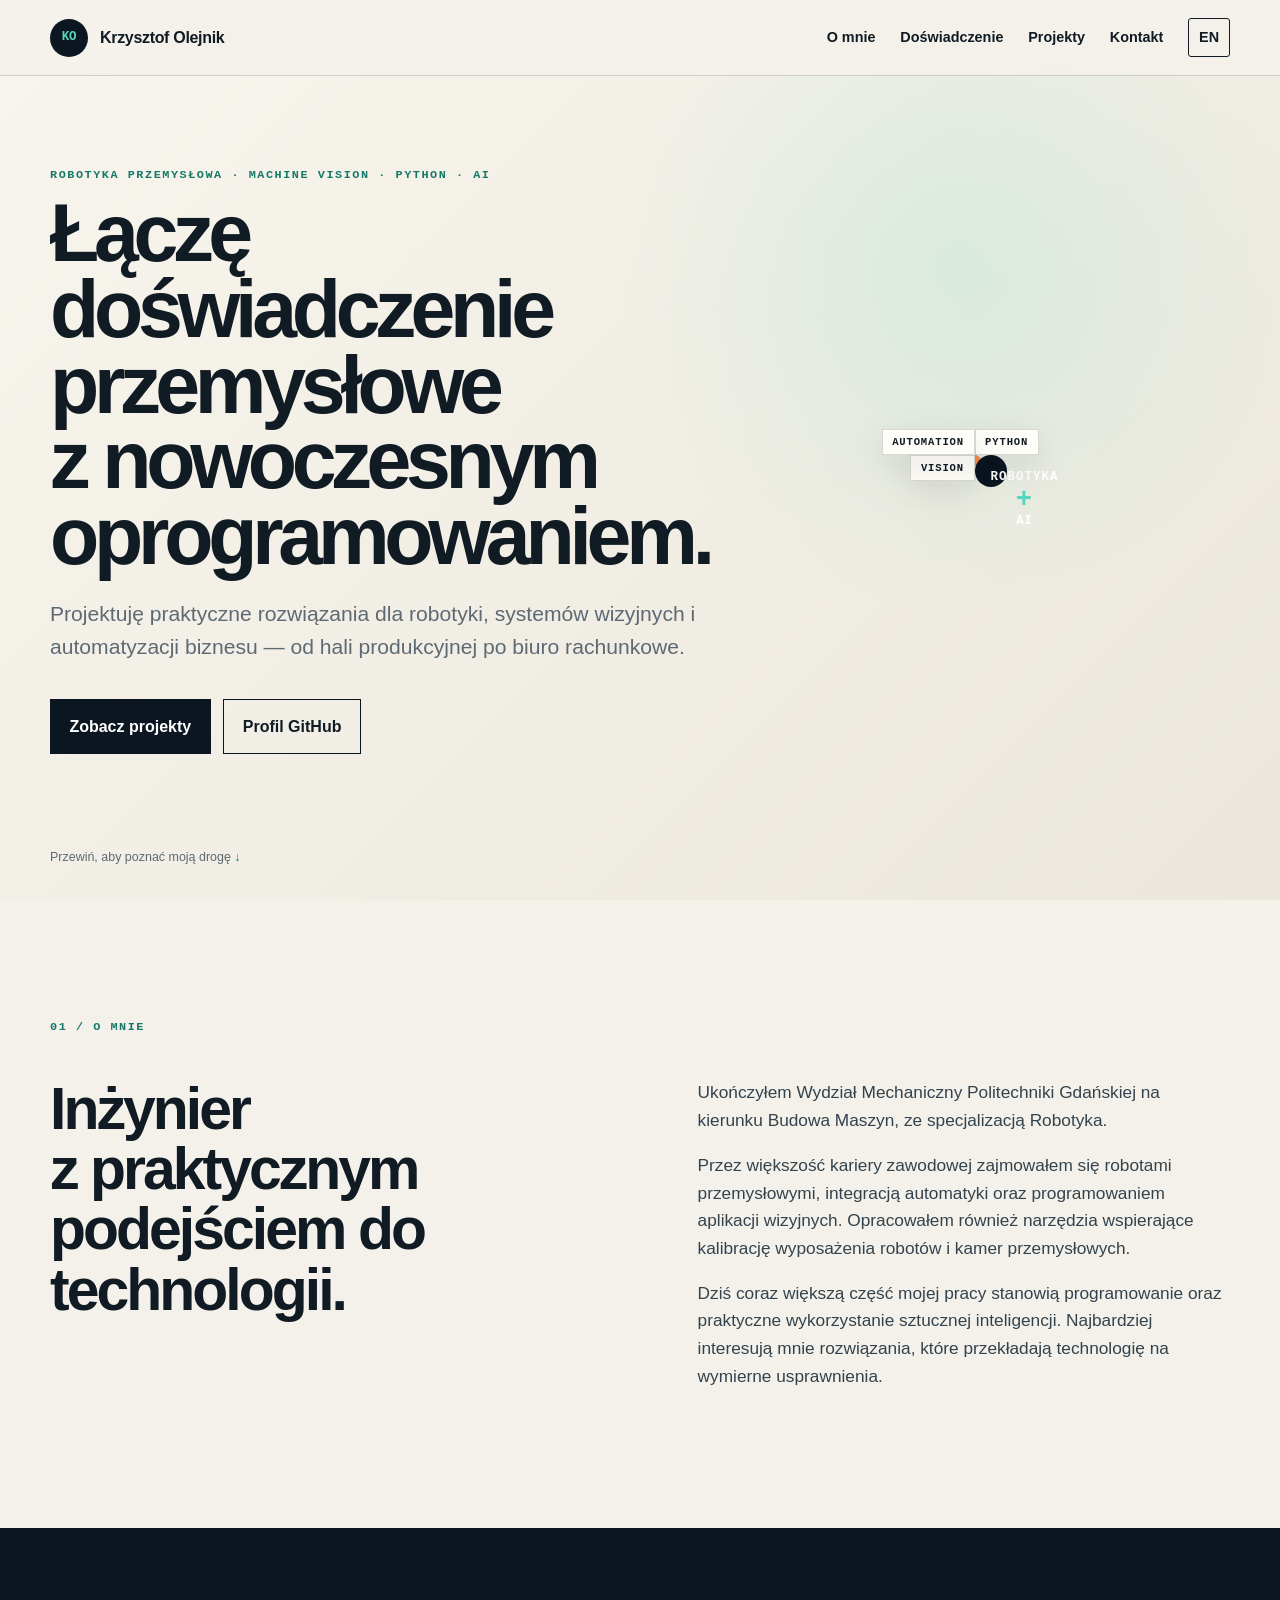
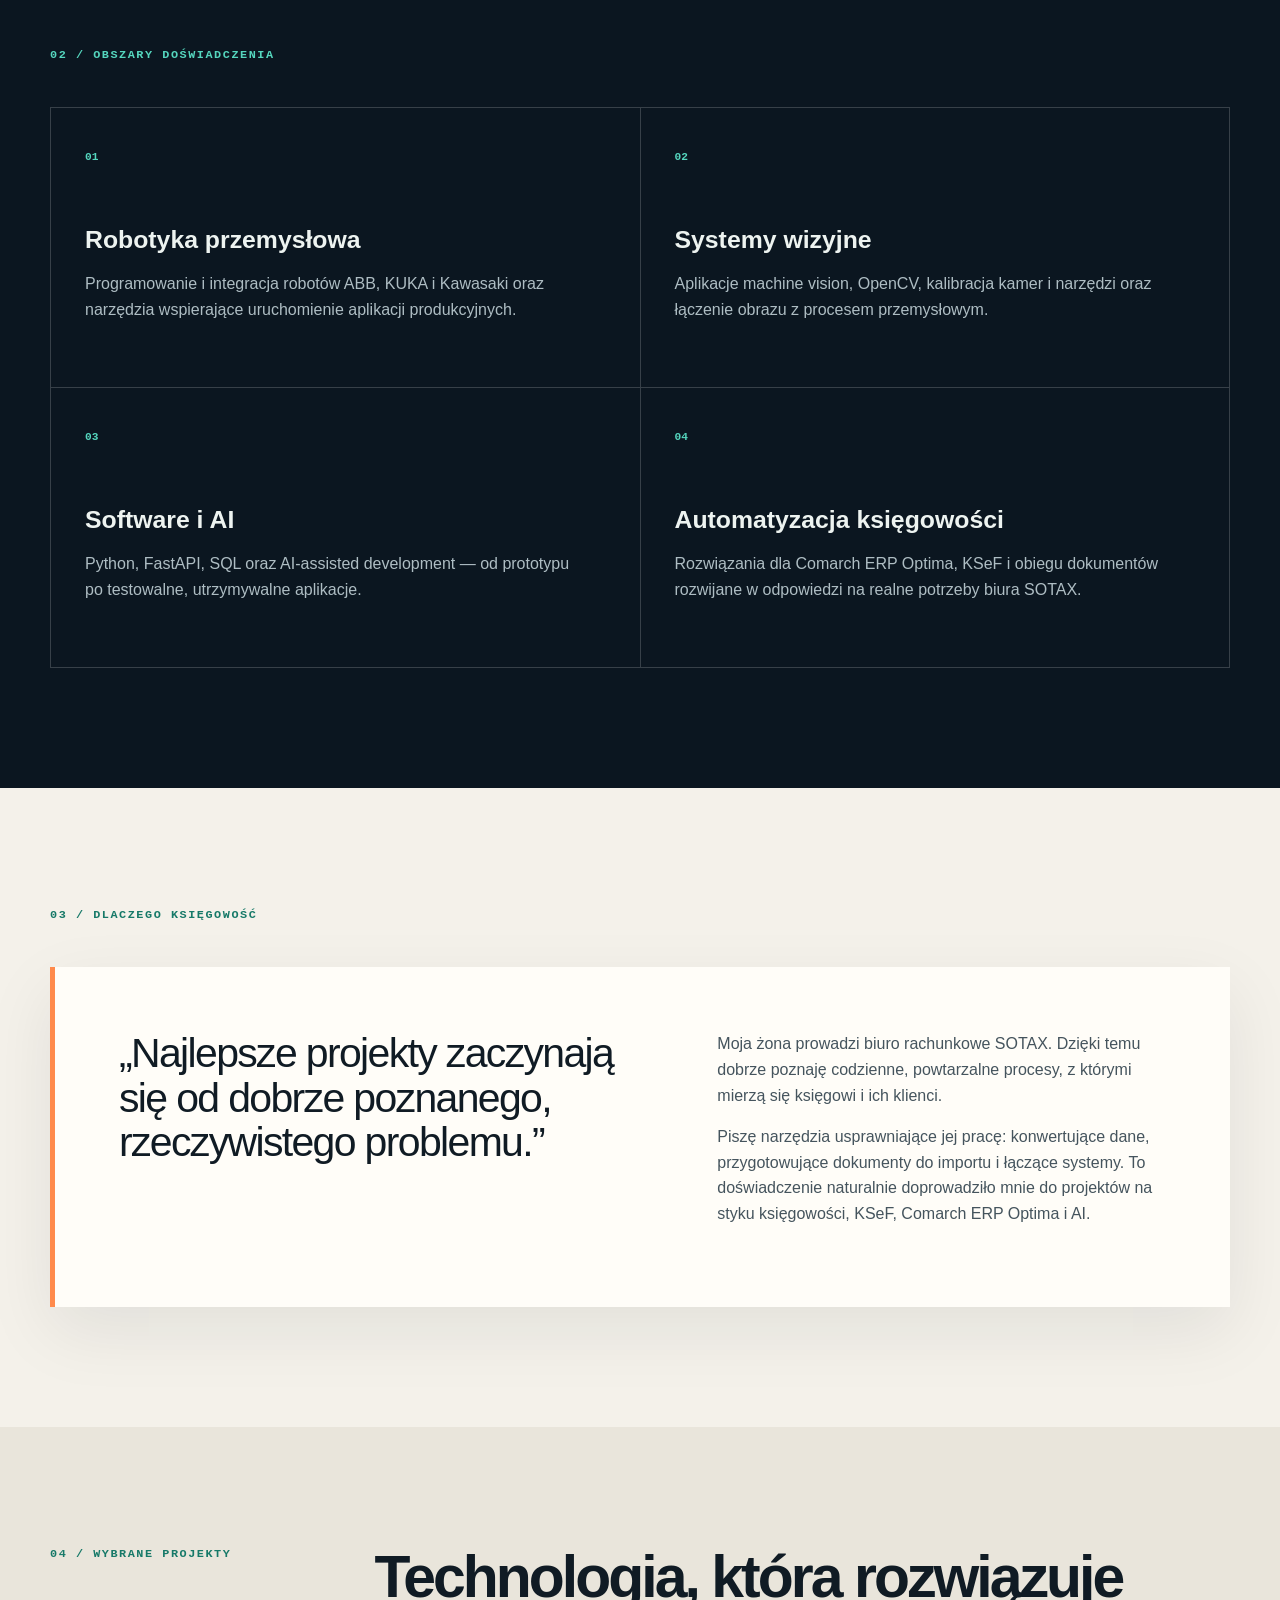
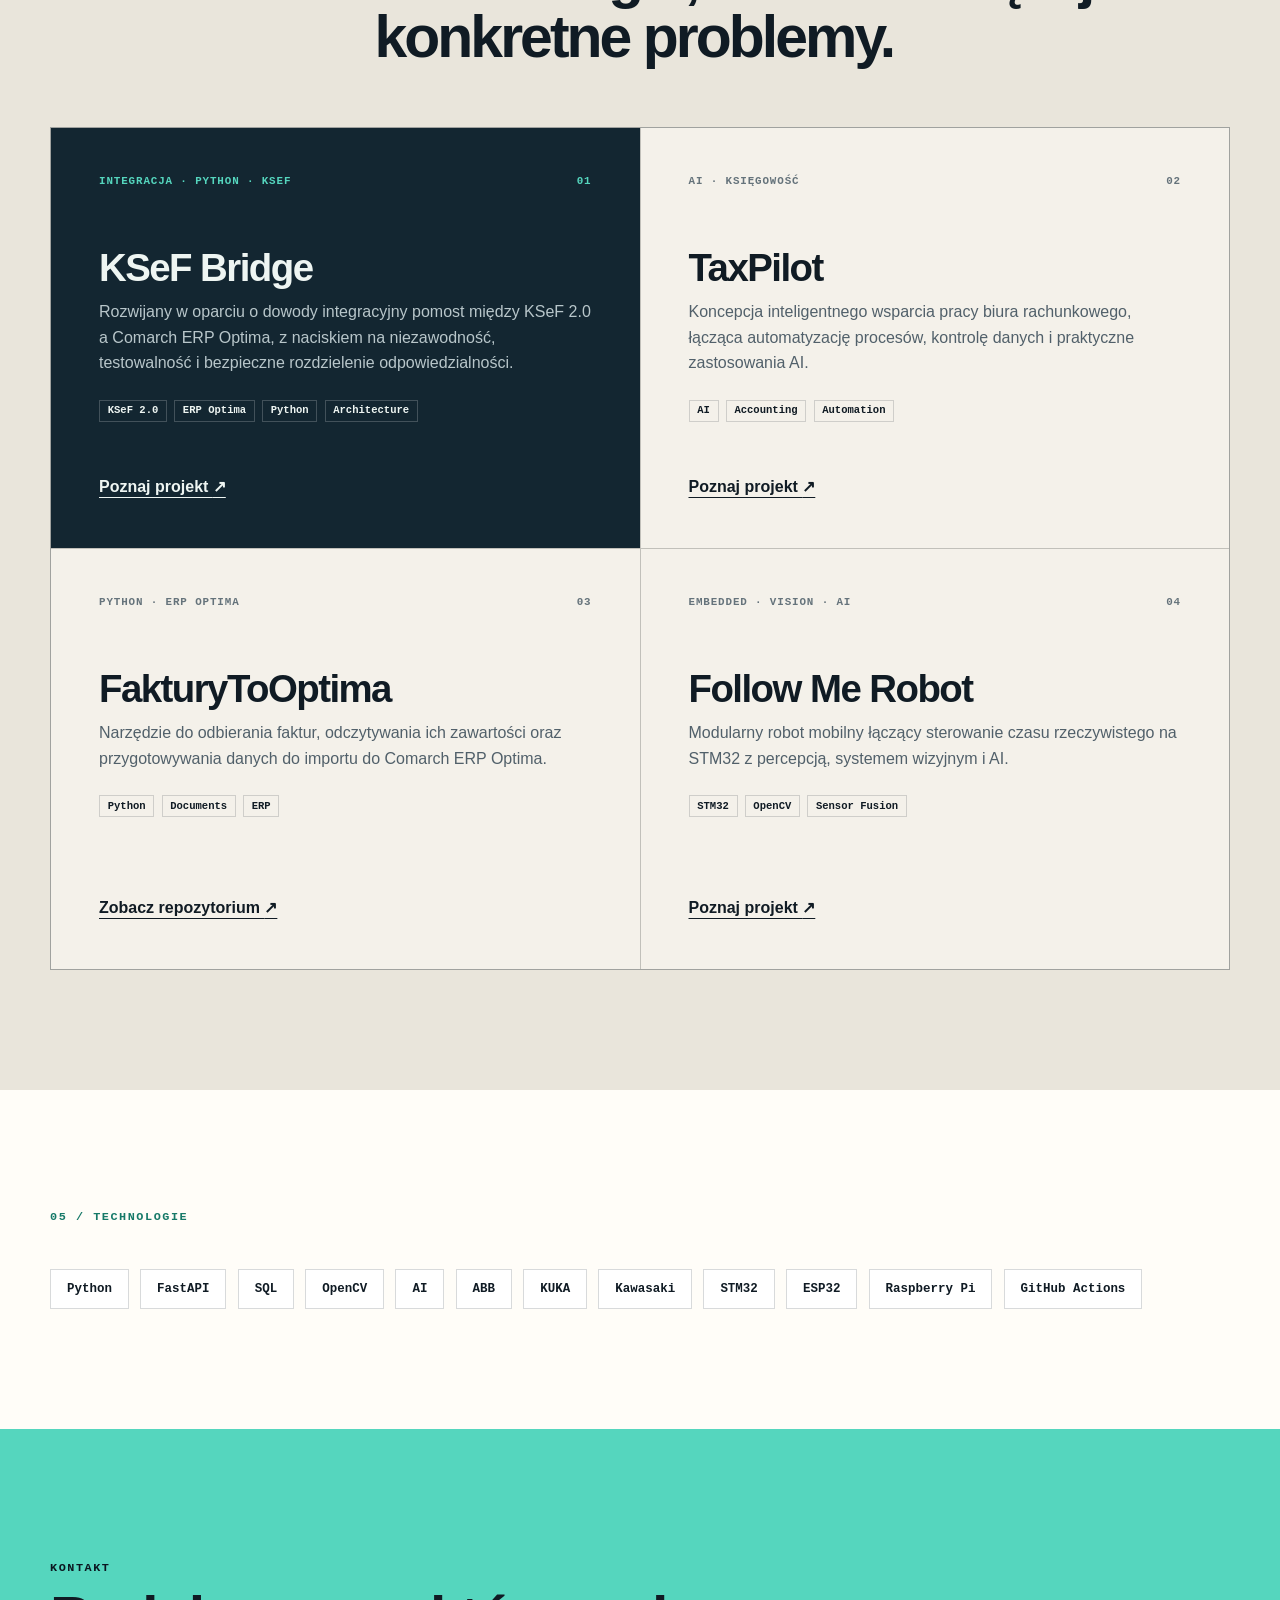
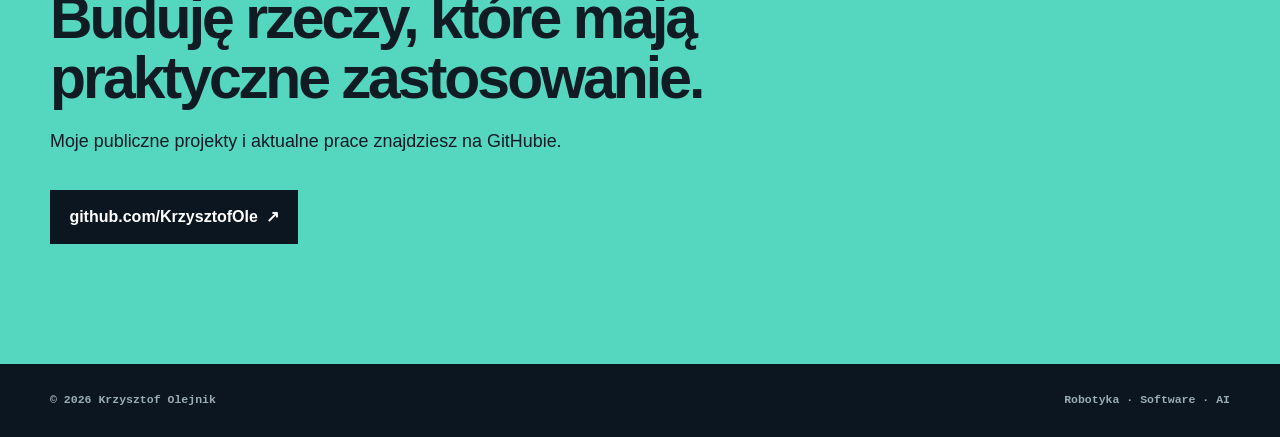
<file: index.html>
<!doctype html>
<html lang="pl">
<head>
  <meta charset="utf-8">
  <meta name="viewport" content="width=device-width, initial-scale=1">
  <title>Krzysztof Olejnik — robotyka, systemy wizyjne i AI</title>
  <meta name="description" content="Inżynier robotyki przemysłowej i systemów wizyjnych. Tworzę praktyczne aplikacje Python, rozwiązania AI oraz automatyzacje dla księgowości.">
  <meta name="theme-color" content="#0b1620">
  <meta property="og:title" content="Krzysztof Olejnik — inteligentna automatyzacja">
  <meta property="og:description" content="Doświadczenie przemysłowe. Praktyczne oprogramowanie. Inteligentna automatyzacja.">
  <meta property="og:type" content="website">
  <meta property="og:url" content="https://krzysztofole.github.io/">
  <meta property="og:image" content="https://krzysztofole.github.io/assets/social-preview.jpg">
  <meta property="og:image:width" content="1200">
  <meta property="og:image:height" content="630">
  <meta property="og:image:alt" content="Robot przemysłowy, kamera i wizualizacja sztucznej inteligencji">
  <meta name="twitter:card" content="summary_large_image">
  <meta name="twitter:image" content="https://krzysztofole.github.io/assets/social-preview.jpg">
  <link rel="canonical" href="https://krzysztofole.github.io/">
  <link rel="alternate" hreflang="pl" href="https://krzysztofole.github.io/">
  <link rel="alternate" hreflang="en" href="https://krzysztofole.github.io/en/">
  <link rel="icon" href="/favicon.svg" type="image/svg+xml">
  <link rel="stylesheet" href="/styles.css">
  <script src="/script.js" defer></script>
</head>
<body>
  <a class="skip-link" href="#main">Przejdź do treści</a>
  <header class="site-header">
    <a class="brand" href="/" aria-label="Strona główna Krzysztofa Olejnika"><span class="brand-mark">KO</span><span>Krzysztof Olejnik</span></a>
    <button class="nav-toggle" type="button" aria-expanded="false" aria-controls="site-nav"><span></span><span></span><span></span><span class="sr-only">Otwórz menu</span></button>
    <nav id="site-nav" class="site-nav" aria-label="Główna nawigacja">
      <a href="#o-mnie">O mnie</a><a href="#doswiadczenie">Doświadczenie</a><a href="#projekty">Projekty</a><a href="#kontakt">Kontakt</a>
      <a class="lang-link" href="/en/" lang="en" hreflang="en">EN</a>
    </nav>
  </header>

  <main id="main">
    <section class="hero" aria-labelledby="hero-title">
      <div class="hero-grid">
        <div class="hero-copy reveal">
          <p class="eyebrow">Robotyka przemysłowa · Machine Vision · Python · AI</p>
          <h1 id="hero-title">Łączę doświadczenie przemysłowe z&nbsp;nowoczesnym oprogramowaniem.</h1>
          <p class="hero-lead">Projektuję praktyczne rozwiązania dla robotyki, systemów wizyjnych i automatyzacji biznesu — od hali produkcyjnej po biuro rachunkowe.</p>
          <div class="hero-actions"><a class="button primary" href="#projekty">Zobacz projekty</a><a class="button secondary" href="https://github.com/KrzysztofOle">Profil GitHub</a></div>
        </div>
        <div class="hero-visual reveal" aria-hidden="true">
          <div class="orbit orbit-one"></div><div class="orbit orbit-two"></div>
          <div class="core"><span>ROBOTYKA</span><strong>+</strong><span>AI</span></div>
          <span class="signal signal-a">VISION</span><span class="signal signal-b">PYTHON</span><span class="signal signal-c">AUTOMATION</span>
        </div>
      </div>
      <div class="scroll-cue">Przewiń, aby poznać moją drogę <span>↓</span></div>
    </section>

    <section id="o-mnie" class="section intro">
      <div class="section-label">01 / O MNIE</div>
      <div class="intro-grid">
        <h2 class="reveal">Inżynier z&nbsp;praktycznym podejściem do technologii.</h2>
        <div class="prose reveal">
          <p>Ukończyłem Wydział Mechaniczny Politechniki Gdańskiej na kierunku Budowa Maszyn, ze specjalizacją Robotyka.</p>
          <p>Przez większość kariery zawodowej zajmowałem się robotami przemysłowymi, integracją automatyki oraz programowaniem aplikacji wizyjnych. Opracowałem również narzędzia wspierające kalibrację wyposażenia robotów i kamer przemysłowych.</p>
          <p>Dziś coraz większą część mojej pracy stanowią programowanie oraz praktyczne wykorzystanie sztucznej inteligencji. Najbardziej interesują mnie rozwiązania, które przekładają technologię na wymierne usprawnienia.</p>
        </div>
      </div>
    </section>

    <section id="doswiadczenie" class="section dark-section">
      <div class="section-label">02 / OBSZARY DOŚWIADCZENIA</div>
      <div class="capability-grid">
        <article class="capability reveal"><span class="cap-number">01</span><h3>Robotyka przemysłowa</h3><p>Programowanie i integracja robotów ABB, KUKA i Kawasaki oraz narzędzia wspierające uruchomienie aplikacji produkcyjnych.</p></article>
        <article class="capability reveal"><span class="cap-number">02</span><h3>Systemy wizyjne</h3><p>Aplikacje machine vision, OpenCV, kalibracja kamer i narzędzi oraz łączenie obrazu z procesem przemysłowym.</p></article>
        <article class="capability reveal"><span class="cap-number">03</span><h3>Software i AI</h3><p>Python, FastAPI, SQL oraz AI-assisted development — od prototypu po testowalne, utrzymywalne aplikacje.</p></article>
        <article class="capability reveal"><span class="cap-number">04</span><h3>Automatyzacja księgowości</h3><p>Rozwiązania dla Comarch ERP Optima, KSeF i obiegu dokumentów rozwijane w odpowiedzi na realne potrzeby biura SOTAX.</p></article>
      </div>
    </section>

    <section class="section story">
      <div class="section-label">03 / DLACZEGO KSIĘGOWOŚĆ</div>
      <div class="story-card reveal">
        <div class="story-quote">„Najlepsze projekty zaczynają się od dobrze poznanego, rzeczywistego problemu.”</div>
        <div class="story-text"><p>Moja żona prowadzi biuro rachunkowe SOTAX. Dzięki temu dobrze poznaję codzienne, powtarzalne procesy, z którymi mierzą się księgowi i ich klienci.</p><p>Piszę narzędzia usprawniające jej pracę: konwertujące dane, przygotowujące dokumenty do importu i łączące systemy. To doświadczenie naturalnie doprowadziło mnie do projektów na styku księgowości, KSeF, Comarch ERP Optima i AI.</p></div>
      </div>
    </section>

    <section id="projekty" class="section projects">
      <div class="section-heading"><div class="section-label">04 / WYBRANE PROJEKTY</div><h2 class="reveal">Technologia, która rozwiązuje konkretne problemy.</h2></div>
      <div class="project-list">
        <article class="project featured reveal"><div class="project-meta"><span>Integracja · Python · KSeF</span><span>01</span></div><h3>KSeF Bridge</h3><p>Rozwijany w oparciu o dowody integracyjny pomost między KSeF 2.0 a Comarch ERP Optima, z naciskiem na niezawodność, testowalność i bezpieczne rozdzielenie odpowiedzialności.</p><div class="tags"><span>KSeF 2.0</span><span>ERP Optima</span><span>Python</span><span>Architecture</span></div><a href="https://krzysztofole.github.io/KSeF_2-site/pl.html" aria-label="Strona projektu KSeF Bridge">Poznaj projekt <span>↗</span></a></article>
        <article class="project reveal"><div class="project-meta"><span>AI · Księgowość</span><span>02</span></div><h3>TaxPilot</h3><p>Koncepcja inteligentnego wsparcia pracy biura rachunkowego, łącząca automatyzację procesów, kontrolę danych i praktyczne zastosowania AI.</p><div class="tags"><span>AI</span><span>Accounting</span><span>Automation</span></div><a href="https://krzysztofole.github.io/TaxPilot-site/">Poznaj projekt <span>↗</span></a></article>
        <article class="project reveal"><div class="project-meta"><span>Python · ERP Optima</span><span>03</span></div><h3>FakturyToOptima</h3><p>Narzędzie do odbierania faktur, odczytywania ich zawartości oraz przygotowywania danych do importu do Comarch ERP Optima.</p><div class="tags"><span>Python</span><span>Documents</span><span>ERP</span></div><a href="https://github.com/KrzysztofOle/FakturyToOptima">Zobacz repozytorium <span>↗</span></a></article>
        <article class="project reveal"><div class="project-meta"><span>Embedded · Vision · AI</span><span>04</span></div><h3>Follow Me Robot</h3><p>Modularny robot mobilny łączący sterowanie czasu rzeczywistego na STM32 z percepcją, systemem wizyjnym i AI.</p><div class="tags"><span>STM32</span><span>OpenCV</span><span>Sensor Fusion</span></div><a href="https://krzysztofole.github.io/follow-me-robot/" aria-label="Strona projektu Follow Me Robot">Poznaj projekt <span>↗</span></a></article>
      </div>
    </section>

    <section class="section toolkit">
      <div class="section-label">05 / TECHNOLOGIE</div>
      <div class="toolkit-row reveal"><span>Python</span><span>FastAPI</span><span>SQL</span><span>OpenCV</span><span>AI</span><span>ABB</span><span>KUKA</span><span>Kawasaki</span><span>STM32</span><span>ESP32</span><span>Raspberry Pi</span><span>GitHub Actions</span></div>
    </section>

    <section id="kontakt" class="section contact">
      <div class="contact-inner reveal"><p class="eyebrow">KONTAKT</p><h2>Buduję rzeczy, które mają praktyczne zastosowanie.</h2><p>Moje publiczne projekty i aktualne prace znajdziesz na GitHubie.</p><a class="button primary" href="https://github.com/KrzysztofOle">github.com/KrzysztofOle <span>↗</span></a></div>
    </section>
  </main>
  <footer><span>© <span data-year>2026</span> Krzysztof Olejnik</span><span>Robotyka · Software · AI</span></footer>
</body>
</html>
</file>
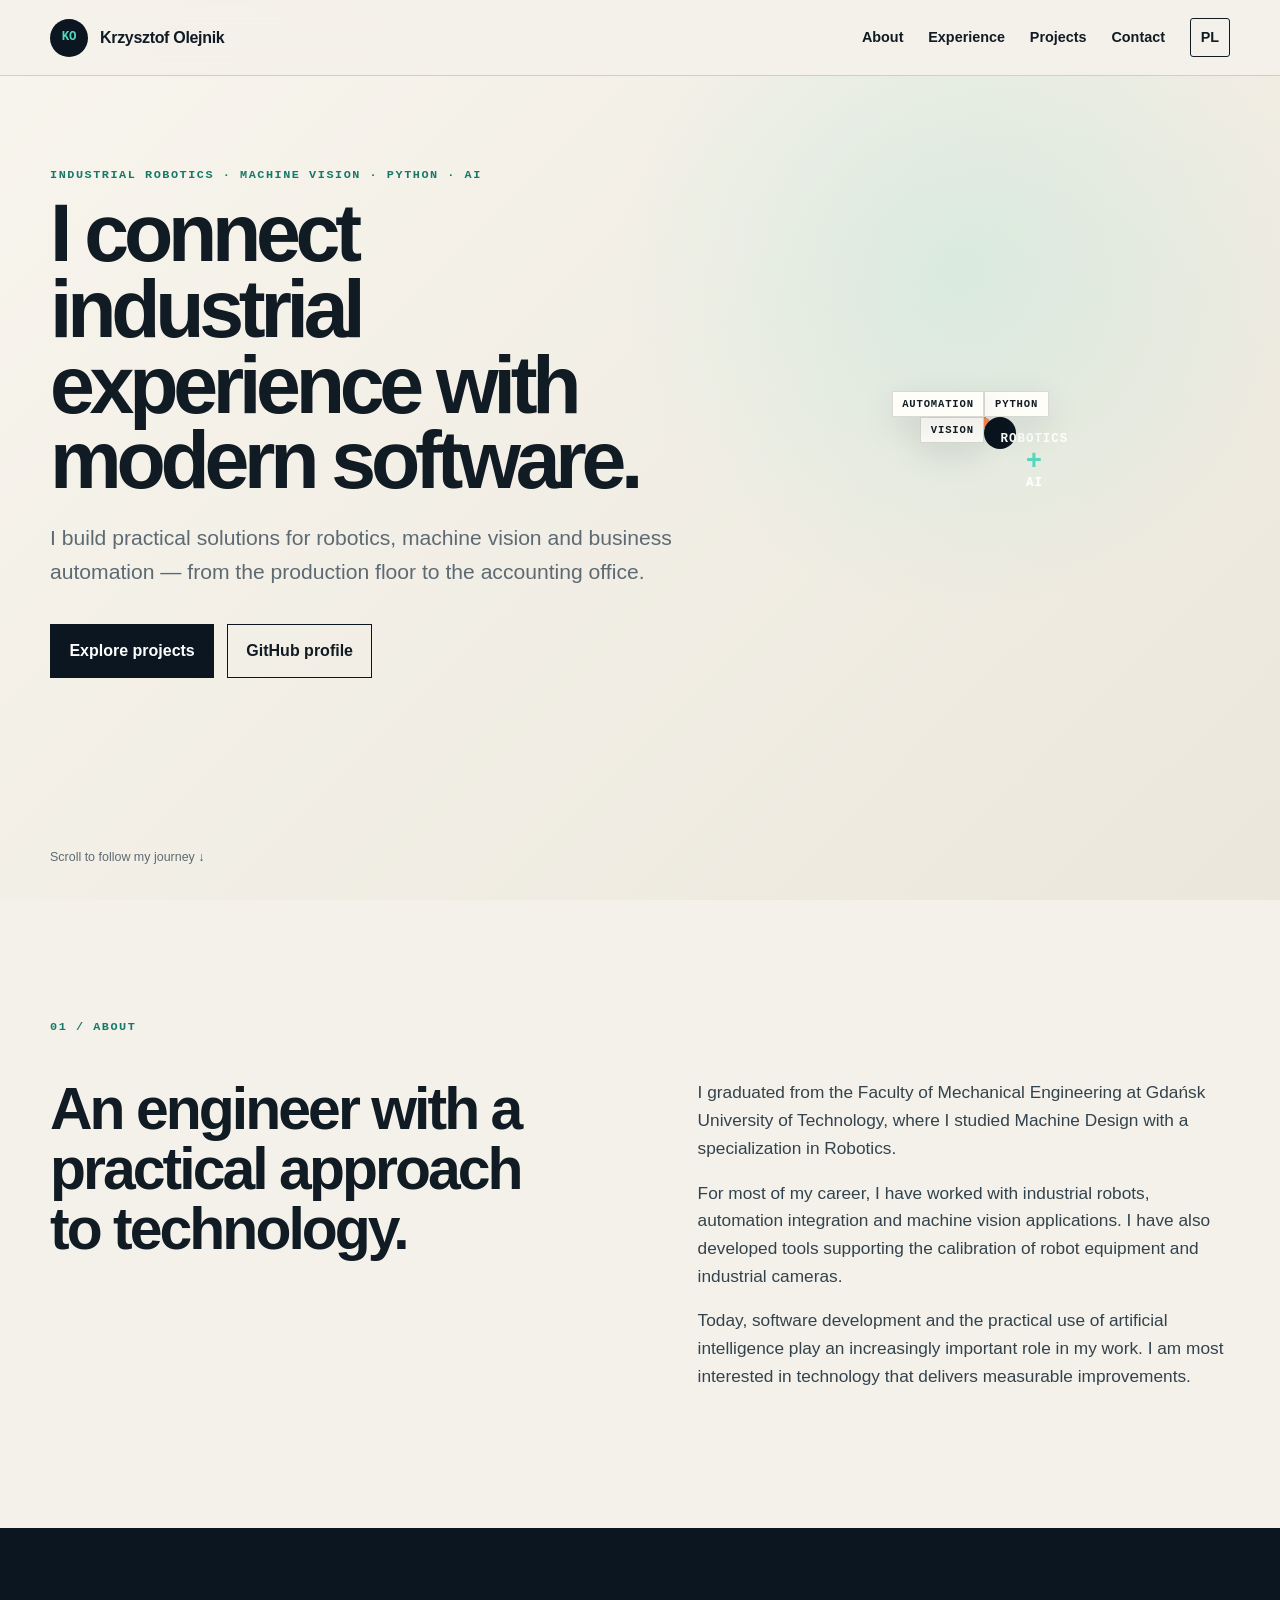
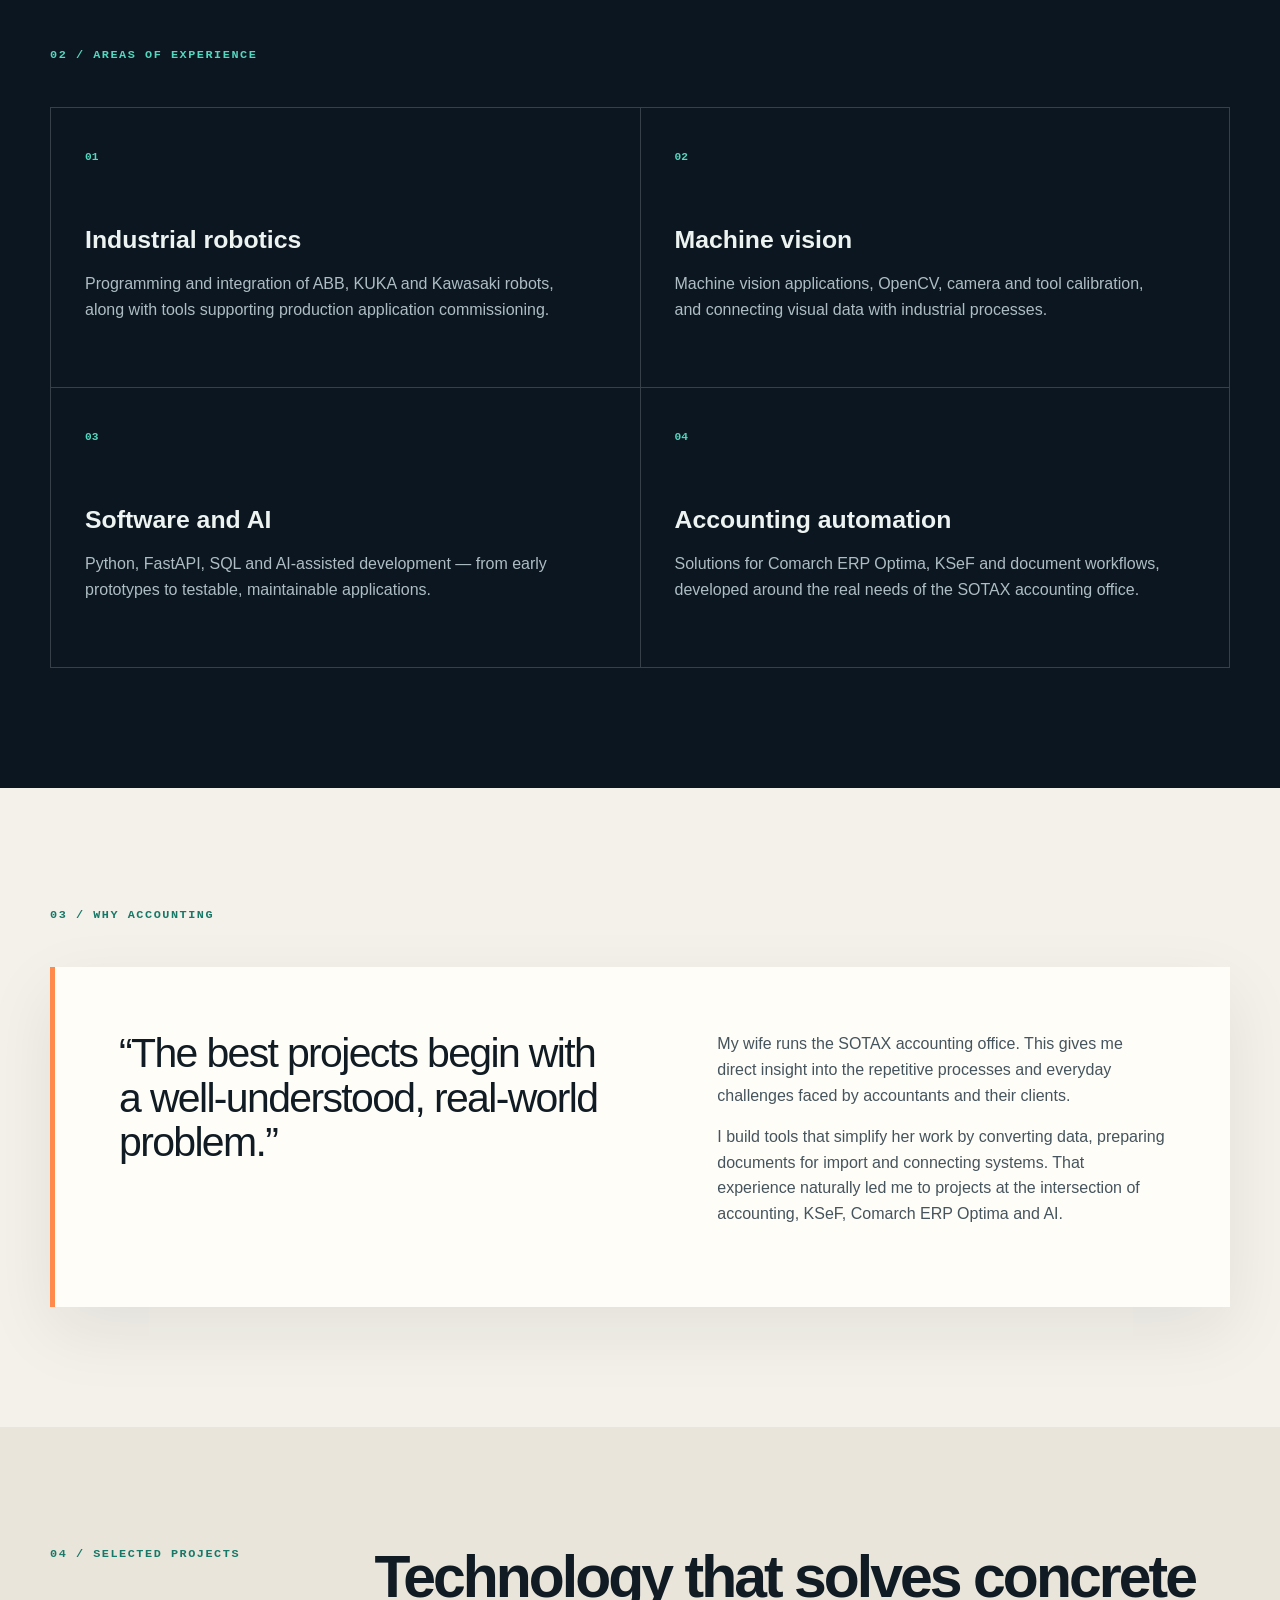
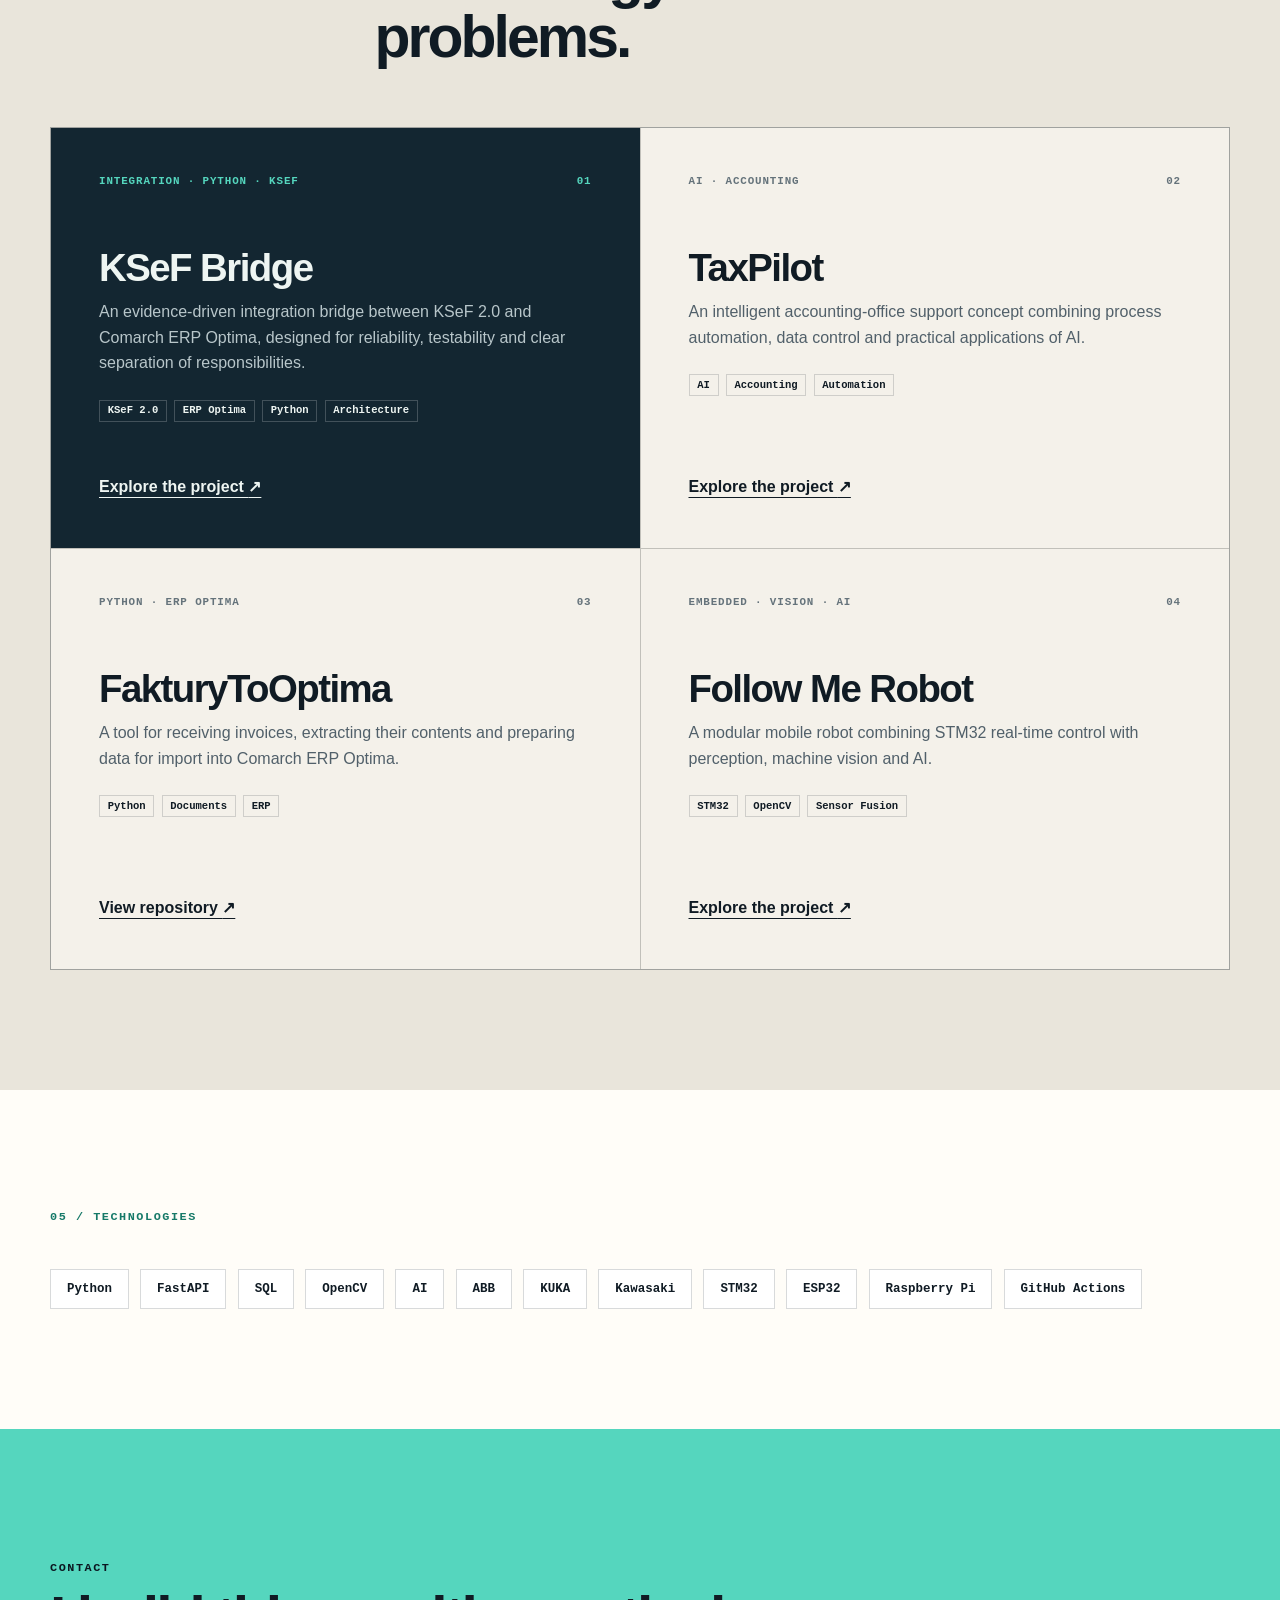
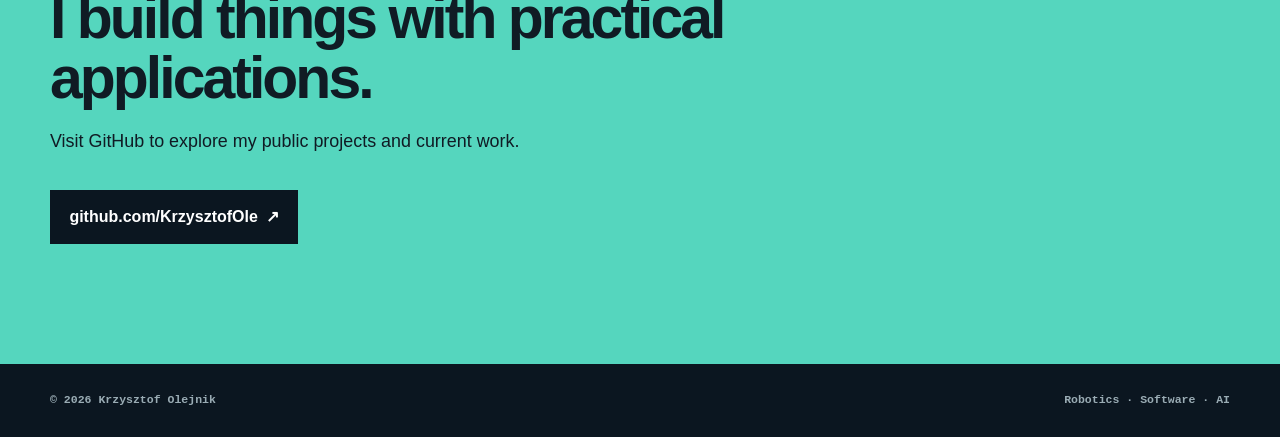
<file: en/index.html>
<!doctype html>
<html lang="en">
<head>
  <meta charset="utf-8">
  <meta name="viewport" content="width=device-width, initial-scale=1">
  <title>Krzysztof Olejnik — robotics, machine vision and AI</title>
  <meta name="description" content="Industrial robotics and machine vision engineer building practical Python, AI and accounting automation tools.">
  <meta name="theme-color" content="#0b1620">
  <meta property="og:title" content="Krzysztof Olejnik — intelligent automation">
  <meta property="og:description" content="Industrial experience. Practical software. Intelligent automation.">
  <meta property="og:type" content="website">
  <meta property="og:url" content="https://krzysztofole.github.io/en/">
  <meta property="og:image" content="https://krzysztofole.github.io/assets/social-preview.jpg">
  <meta property="og:image:width" content="1200">
  <meta property="og:image:height" content="630">
  <meta property="og:image:alt" content="Industrial robot, machine vision camera and artificial intelligence visualization">
  <meta name="twitter:card" content="summary_large_image">
  <meta name="twitter:image" content="https://krzysztofole.github.io/assets/social-preview.jpg">
  <link rel="canonical" href="https://krzysztofole.github.io/en/">
  <link rel="alternate" hreflang="pl" href="https://krzysztofole.github.io/">
  <link rel="alternate" hreflang="en" href="https://krzysztofole.github.io/en/">
  <link rel="icon" href="/favicon.svg" type="image/svg+xml">
  <link rel="stylesheet" href="/styles.css">
  <script src="/script.js" defer></script>
</head>
<body>
  <a class="skip-link" href="#main">Skip to content</a>
  <header class="site-header">
    <a class="brand" href="/en/" aria-label="Krzysztof Olejnik home page"><span class="brand-mark">KO</span><span>Krzysztof Olejnik</span></a>
    <button class="nav-toggle" type="button" aria-expanded="false" aria-controls="site-nav"><span></span><span></span><span></span><span class="sr-only">Open menu</span></button>
    <nav id="site-nav" class="site-nav" aria-label="Main navigation">
      <a href="#about">About</a><a href="#experience">Experience</a><a href="#projects">Projects</a><a href="#contact">Contact</a>
      <a class="lang-link" href="/" lang="pl" hreflang="pl">PL</a>
    </nav>
  </header>

  <main id="main">
    <section class="hero" aria-labelledby="hero-title">
      <div class="hero-grid">
        <div class="hero-copy reveal"><p class="eyebrow">Industrial Robotics · Machine Vision · Python · AI</p><h1 id="hero-title">I connect industrial experience with modern software.</h1><p class="hero-lead">I build practical solutions for robotics, machine vision and business automation — from the production floor to the accounting office.</p><div class="hero-actions"><a class="button primary" href="#projects">Explore projects</a><a class="button secondary" href="https://github.com/KrzysztofOle">GitHub profile</a></div></div>
        <div class="hero-visual reveal" aria-hidden="true"><div class="orbit orbit-one"></div><div class="orbit orbit-two"></div><div class="core"><span>ROBOTICS</span><strong>+</strong><span>AI</span></div><span class="signal signal-a">VISION</span><span class="signal signal-b">PYTHON</span><span class="signal signal-c">AUTOMATION</span></div>
      </div>
      <div class="scroll-cue">Scroll to follow my journey <span>↓</span></div>
    </section>

    <section id="about" class="section intro">
      <div class="section-label">01 / ABOUT</div>
      <div class="intro-grid"><h2 class="reveal">An engineer with a practical approach to technology.</h2><div class="prose reveal"><p>I graduated from the Faculty of Mechanical Engineering at Gdańsk University of Technology, where I studied Machine Design with a specialization in Robotics.</p><p>For most of my career, I have worked with industrial robots, automation integration and machine vision applications. I have also developed tools supporting the calibration of robot equipment and industrial cameras.</p><p>Today, software development and the practical use of artificial intelligence play an increasingly important role in my work. I am most interested in technology that delivers measurable improvements.</p></div></div>
    </section>

    <section id="experience" class="section dark-section">
      <div class="section-label">02 / AREAS OF EXPERIENCE</div>
      <div class="capability-grid">
        <article class="capability reveal"><span class="cap-number">01</span><h3>Industrial robotics</h3><p>Programming and integration of ABB, KUKA and Kawasaki robots, along with tools supporting production application commissioning.</p></article>
        <article class="capability reveal"><span class="cap-number">02</span><h3>Machine vision</h3><p>Machine vision applications, OpenCV, camera and tool calibration, and connecting visual data with industrial processes.</p></article>
        <article class="capability reveal"><span class="cap-number">03</span><h3>Software and AI</h3><p>Python, FastAPI, SQL and AI-assisted development — from early prototypes to testable, maintainable applications.</p></article>
        <article class="capability reveal"><span class="cap-number">04</span><h3>Accounting automation</h3><p>Solutions for Comarch ERP Optima, KSeF and document workflows, developed around the real needs of the SOTAX accounting office.</p></article>
      </div>
    </section>

    <section class="section story">
      <div class="section-label">03 / WHY ACCOUNTING</div>
      <div class="story-card reveal"><div class="story-quote">“The best projects begin with a well-understood, real-world problem.”</div><div class="story-text"><p>My wife runs the SOTAX accounting office. This gives me direct insight into the repetitive processes and everyday challenges faced by accountants and their clients.</p><p>I build tools that simplify her work by converting data, preparing documents for import and connecting systems. That experience naturally led me to projects at the intersection of accounting, KSeF, Comarch ERP Optima and AI.</p></div></div>
    </section>

    <section id="projects" class="section projects">
      <div class="section-heading"><div class="section-label">04 / SELECTED PROJECTS</div><h2 class="reveal">Technology that solves concrete problems.</h2></div>
      <div class="project-list">
        <article class="project featured reveal"><div class="project-meta"><span>Integration · Python · KSeF</span><span>01</span></div><h3>KSeF Bridge</h3><p>An evidence-driven integration bridge between KSeF 2.0 and Comarch ERP Optima, designed for reliability, testability and clear separation of responsibilities.</p><div class="tags"><span>KSeF 2.0</span><span>ERP Optima</span><span>Python</span><span>Architecture</span></div><a href="https://krzysztofole.github.io/KSeF_2-site/">Explore the project <span>↗</span></a></article>
        <article class="project reveal"><div class="project-meta"><span>AI · Accounting</span><span>02</span></div><h3>TaxPilot</h3><p>An intelligent accounting-office support concept combining process automation, data control and practical applications of AI.</p><div class="tags"><span>AI</span><span>Accounting</span><span>Automation</span></div><a href="https://krzysztofole.github.io/TaxPilot-site/en/">Explore the project <span>↗</span></a></article>
        <article class="project reveal"><div class="project-meta"><span>Python · ERP Optima</span><span>03</span></div><h3>FakturyToOptima</h3><p>A tool for receiving invoices, extracting their contents and preparing data for import into Comarch ERP Optima.</p><div class="tags"><span>Python</span><span>Documents</span><span>ERP</span></div><a href="https://github.com/KrzysztofOle/FakturyToOptima">View repository <span>↗</span></a></article>
        <article class="project reveal"><div class="project-meta"><span>Embedded · Vision · AI</span><span>04</span></div><h3>Follow Me Robot</h3><p>A modular mobile robot combining STM32 real-time control with perception, machine vision and AI.</p><div class="tags"><span>STM32</span><span>OpenCV</span><span>Sensor Fusion</span></div><a href="https://krzysztofole.github.io/follow-me-robot/" aria-label="Follow Me Robot project website">Explore the project <span>↗</span></a></article>
      </div>
    </section>

    <section class="section toolkit"><div class="section-label">05 / TECHNOLOGIES</div><div class="toolkit-row reveal"><span>Python</span><span>FastAPI</span><span>SQL</span><span>OpenCV</span><span>AI</span><span>ABB</span><span>KUKA</span><span>Kawasaki</span><span>STM32</span><span>ESP32</span><span>Raspberry Pi</span><span>GitHub Actions</span></div></section>
    <section id="contact" class="section contact"><div class="contact-inner reveal"><p class="eyebrow">CONTACT</p><h2>I build things with practical applications.</h2><p>Visit GitHub to explore my public projects and current work.</p><a class="button primary" href="https://github.com/KrzysztofOle">github.com/KrzysztofOle <span>↗</span></a></div></section>
  </main>
  <footer><span>© <span data-year>2026</span> Krzysztof Olejnik</span><span>Robotics · Software · AI</span></footer>
</body>
</html>
</file>
<file: styles.css>
:root{--ink:#101b24;--muted:#5d6a73;--paper:#f4f1ea;--surface:#fffdf8;--night:#0b1620;--night-2:#132631;--cyan:#55d6be;--orange:#ff8a4c;--line:rgba(16,27,36,.16);--max:1180px;--header:76px}*{box-sizing:border-box}html{scroll-behavior:smooth}body{margin:0;background:var(--paper);color:var(--ink);font-family:Inter,ui-sans-serif,-apple-system,BlinkMacSystemFont,"Segoe UI",sans-serif;line-height:1.6}a{color:inherit}::selection{background:var(--cyan);color:var(--night)}.sr-only{position:absolute;width:1px;height:1px;padding:0;margin:-1px;overflow:hidden;clip:rect(0,0,0,0);white-space:nowrap;border:0}.skip-link{position:fixed;top:8px;left:8px;z-index:1000;padding:.65rem 1rem;background:#fff;transform:translateY(-150%)}.skip-link:focus{transform:none}.site-header{height:var(--header);position:fixed;inset:0 0 auto;z-index:100;display:flex;align-items:center;justify-content:space-between;padding:0 max(24px,calc((100vw - var(--max))/2));background:rgba(244,241,234,.9);border-bottom:1px solid var(--line);backdrop-filter:blur(14px)}.brand{display:flex;gap:.75rem;align-items:center;text-decoration:none;font-weight:720;letter-spacing:-.02em}.brand-mark{display:grid;place-items:center;width:38px;height:38px;background:var(--night);color:var(--cyan);font:700 .78rem/1 ui-monospace,SFMono-Regular,Menlo,monospace;border-radius:50%}.site-nav{display:flex;align-items:center;gap:1.55rem}.site-nav a{text-decoration:none;font-size:.9rem;font-weight:620}.site-nav a:not(.lang-link):hover{color:#187b6a}.lang-link{padding:.42rem .62rem;border:1px solid var(--ink);border-radius:3px}.nav-toggle{display:none;background:none;border:0;padding:.5rem}.nav-toggle>span:not(.sr-only){display:block;width:24px;height:2px;margin:5px;background:var(--ink)}.hero{min-height:100svh;padding:calc(var(--header) + 80px) max(24px,calc((100vw - var(--max))/2)) 32px;background:radial-gradient(circle at 75% 30%,rgba(85,214,190,.15),transparent 30%),linear-gradient(135deg,#f8f5ee,#ebe7dc);display:flex;flex-direction:column;justify-content:center;overflow:hidden}.hero-grid{display:grid;grid-template-columns:1.12fr .88fr;align-items:center;gap:5vw}.eyebrow,.section-label{font:700 .74rem/1.3 ui-monospace,SFMono-Regular,Menlo,monospace;letter-spacing:.13em;text-transform:uppercase}.eyebrow{color:#167968}.hero h1{max-width:820px;margin:.8rem 0 1.35rem;font-size:clamp(3rem,6.3vw,6.3rem);line-height:.94;letter-spacing:-.065em}.hero-lead{max-width:710px;margin:0;color:var(--muted);font-size:clamp(1.05rem,1.65vw,1.32rem)}.hero-actions{display:flex;gap:.8rem;margin-top:2.2rem;flex-wrap:wrap}.button{display:inline-flex;align-items:center;gap:.5rem;padding:.84rem 1.15rem;text-decoration:none;font-weight:700;border:1px solid var(--night);transition:.2s}.button.primary{background:var(--night);color:#fff}.button.primary:hover{background:#18303e;transform:translateY(-2px)}.button.secondary:hover{background:#fff}.hero-visual{position:relative;aspect-ratio:1;max-width:510px;margin:auto;border:1px solid rgba(16,27,36,.14);border-radius:50%;background:repeating-radial-gradient(circle,transparent 0 51px,rgba(16,27,36,.07) 52px 53px)}.orbit{position:absolute;border:1px solid rgba(16,27,36,.25);border-radius:50%}.orbit-one{inset:13%;animation:spin 20s linear infinite}.orbit-two{inset:27%;border-style:dashed;animation:spin 14s linear infinite reverse}.orbit:after{content:"";position:absolute;top:48%;left:-5px;width:10px;height:10px;background:var(--orange);border-radius:50%}.core{position:absolute;inset:36%;display:grid;place-items:center;padding:1rem;background:var(--night);color:#fff;border-radius:50%;font:700 clamp(.58rem,1vw,.78rem)/1.1 ui-monospace,SFMono-Regular,Menlo,monospace;letter-spacing:.08em}.core strong{color:var(--cyan);font-size:1.7rem}.signal{position:absolute;padding:.42rem .6rem;background:var(--surface);border:1px solid var(--line);box-shadow:0 10px 35px rgba(11,22,32,.1);font:700 .66rem/1 ui-monospace,SFMono-Regular,Menlo,monospace;letter-spacing:.08em}.signal-a{top:14%;right:3%}.signal-b{bottom:13%;left:4%}.signal-c{bottom:27%;right:-5%}.scroll-cue{margin-top:auto;padding-top:64px;color:var(--muted);font-size:.78rem}.scroll-cue span{color:#167968}.section{padding:120px max(24px,calc((100vw - var(--max))/2))}.section-label{margin-bottom:44px;color:#167968}.intro-grid{display:grid;grid-template-columns:1fr 1fr;gap:9vw}.intro h2,.section-heading h2,.contact h2{margin:0;font-size:clamp(2.3rem,4.6vw,4.6rem);line-height:1.02;letter-spacing:-.05em}.prose{font-size:1.08rem;color:#33434d}.prose p:first-child{margin-top:0}.dark-section{background:var(--night);color:#edf3f0}.dark-section .section-label{color:var(--cyan)}.capability-grid{display:grid;grid-template-columns:repeat(2,1fr);border-top:1px solid rgba(255,255,255,.18);border-left:1px solid rgba(255,255,255,.18)}.capability{min-height:280px;padding:34px;border-right:1px solid rgba(255,255,255,.18);border-bottom:1px solid rgba(255,255,255,.18)}.cap-number{color:var(--cyan);font:700 .7rem/1 ui-monospace,SFMono-Regular,Menlo,monospace}.capability h3{margin:52px 0 12px;font-size:1.55rem}.capability p{max-width:500px;margin:0;color:#aebdc3}.story-card{display:grid;grid-template-columns:1.05fr .95fr;gap:8vw;padding:clamp(30px,5vw,68px);background:var(--surface);border-left:5px solid var(--orange);box-shadow:0 24px 65px rgba(16,27,36,.08)}.story-quote{font-size:clamp(1.8rem,3.2vw,3.4rem);line-height:1.08;letter-spacing:-.04em}.story-text{color:#45545d}.story-text p:first-child{margin-top:0}.projects{background:#e9e5db}.section-heading{display:grid;grid-template-columns:.55fr 1.45fr;align-items:start;margin-bottom:60px}.section-heading .section-label{margin:0}.project-list{display:grid;grid-template-columns:repeat(2,1fr);gap:1px;background:rgba(16,27,36,.18);border:1px solid rgba(16,27,36,.18)}.project{min-height:420px;padding:clamp(28px,4vw,48px);background:var(--paper);display:flex;flex-direction:column}.project.featured{background:var(--night-2);color:#eef5f2}.project-meta{display:flex;justify-content:space-between;font:700 .68rem/1 ui-monospace,SFMono-Regular,Menlo,monospace;letter-spacing:.08em;color:#65737b;text-transform:uppercase}.featured .project-meta{color:var(--cyan)}.project h3{margin:62px 0 12px;font-size:clamp(2rem,3vw,3.2rem);line-height:1;letter-spacing:-.04em}.project p{margin:0 0 24px;color:#51606a}.featured p{color:#b8c6ca}.tags{display:flex;flex-wrap:wrap;gap:.45rem;margin-bottom:34px}.tags span{padding:.3rem .48rem;border:1px solid var(--line);font:650 .66rem/1 ui-monospace,SFMono-Regular,Menlo,monospace}.featured .tags span{border-color:rgba(255,255,255,.2)}.project>a{margin-top:auto;width:max-content;text-underline-offset:5px;font-weight:700}.toolkit{background:var(--surface)}.toolkit-row{display:flex;flex-wrap:wrap;gap:.7rem}.toolkit-row span{padding:.8rem 1rem;border:1px solid var(--line);font:700 .78rem/1 ui-monospace,SFMono-Regular,Menlo,monospace;background:#fff}.contact{background:var(--cyan)}.contact-inner{max-width:900px}.contact .eyebrow{color:var(--night)}.contact h2{margin-bottom:1.2rem}.contact p:not(.eyebrow){font-size:1.12rem}.contact .button{margin-top:1rem}footer{display:flex;justify-content:space-between;gap:20px;padding:28px max(24px,calc((100vw - var(--max))/2));background:var(--night);color:#9aacb4;font:600 .72rem/1.4 ui-monospace,SFMono-Regular,Menlo,monospace}.reveal{opacity:0;transform:translateY(20px);transition:opacity .65s ease,transform .65s ease}.reveal.visible{opacity:1;transform:none}@keyframes spin{to{transform:rotate(360deg)}}@media(max-width:820px){:root{--header:66px}.site-header{padding-inline:20px}.nav-toggle{display:block}.site-nav{position:absolute;top:100%;left:0;right:0;display:none;flex-direction:column;align-items:flex-start;padding:24px;background:var(--paper);border-bottom:1px solid var(--line)}.site-nav.open{display:flex}.hero{padding-top:calc(var(--header) + 55px)}.hero-grid,.intro-grid,.story-card,.section-heading{grid-template-columns:1fr}.hero-visual{width:min(82vw,410px);margin-top:42px}.scroll-cue{display:none}.section{padding-top:84px;padding-bottom:84px}.intro-grid{gap:34px}.capability-grid,.project-list{grid-template-columns:1fr}.section-heading{gap:26px}.project{min-height:380px}}@media(max-width:480px){.hero h1{font-size:2.75rem}.hero-actions{flex-direction:column}.button{justify-content:center}.hero-visual{width:90vw}.capability{padding:26px;min-height:245px}.story-card{padding:28px}.project{padding:27px;min-height:360px}.project h3{margin-top:45px}footer{flex-direction:column}}@media(prefers-reduced-motion:reduce){html{scroll-behavior:auto}*,*:before,*:after{animation-duration:.01ms!important;animation-iteration-count:1!important;transition-duration:.01ms!important}.reveal{opacity:1;transform:none}}
</file>
